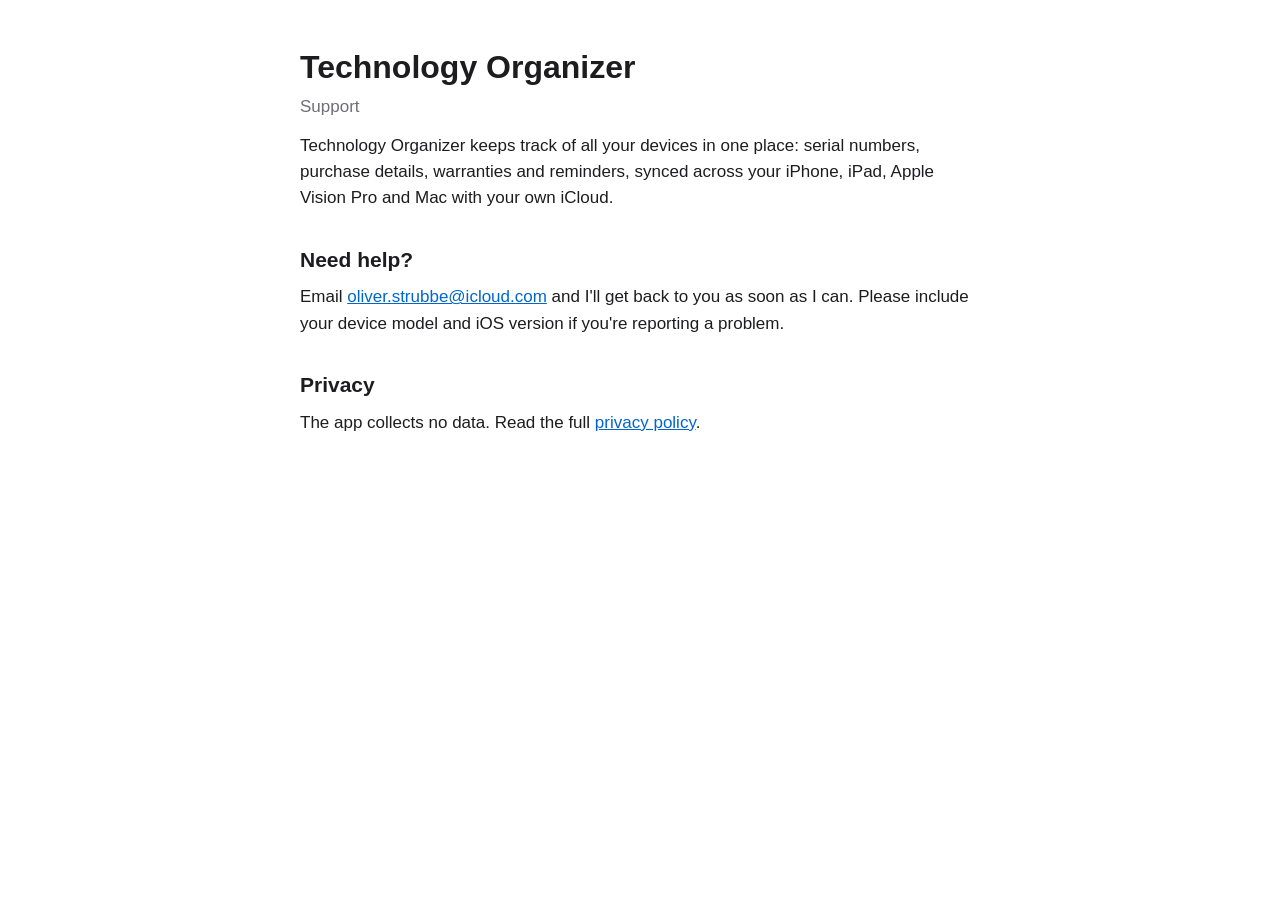
<file: index.html>
<!doctype html>
<html lang="en">
<head>
<meta charset="utf-8">
<meta name="viewport" content="width=device-width, initial-scale=1">
<title>Technology Organizer Support</title>
<link rel="stylesheet" href="style.css">
</head>
<body>
<main>
<h1>Technology Organizer</h1>
<p class="muted">Support</p>
<p>Technology Organizer keeps track of all your devices in one place: serial numbers, purchase details, warranties and reminders, synced across your iPhone, iPad, Apple Vision Pro and Mac with your own iCloud.</p>
<h2>Need help?</h2>
<p>Email <a href="mailto:oliver.strubbe@icloud.com">oliver.strubbe@icloud.com</a> and I'll get back to you as soon as I can. Please include your device model and iOS version if you're reporting a problem.</p>
<h2>Privacy</h2>
<p>The app collects no data. Read the full <a href="privacy.html">privacy policy</a>.</p>
</main>
</body>
</html>
</file>
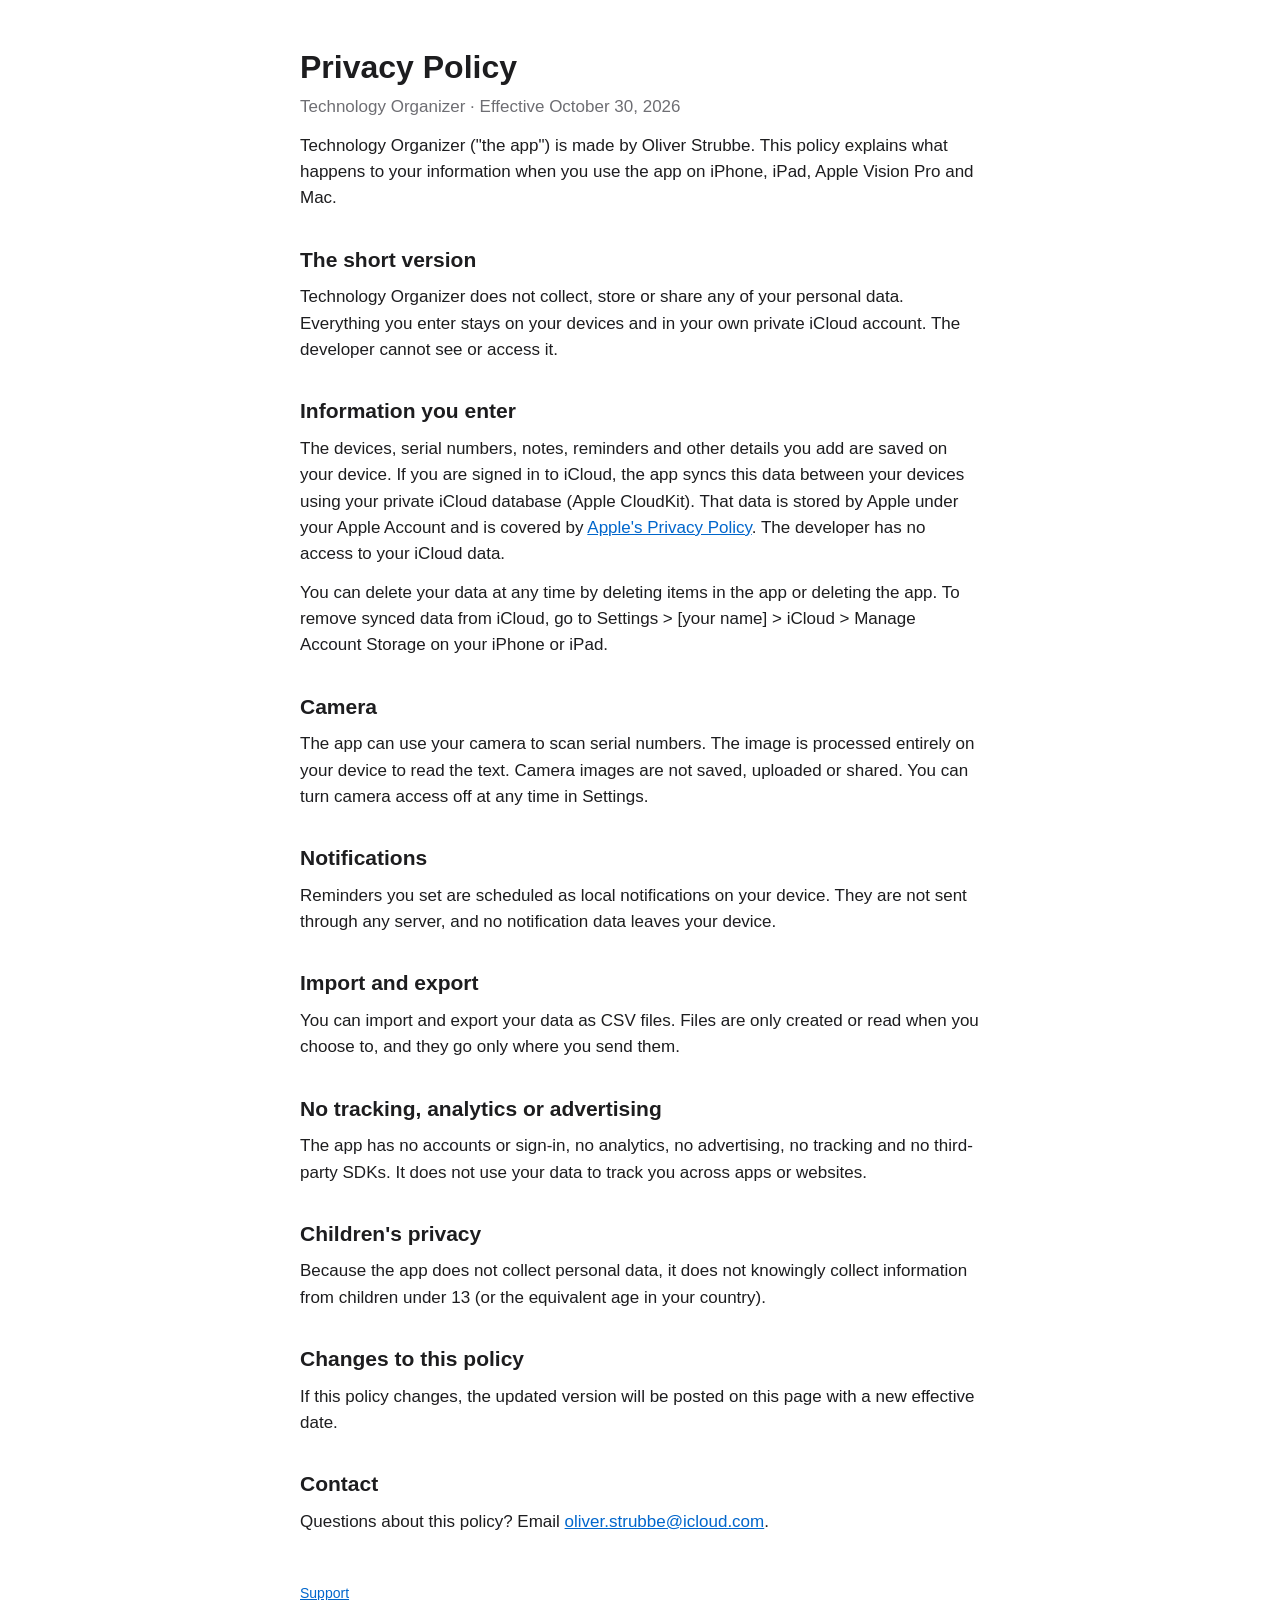
<file: privacy.html>
<!doctype html>
<html lang="en">
<head>
<meta charset="utf-8">
<meta name="viewport" content="width=device-width, initial-scale=1">
<title>Privacy Policy – Technology Organizer</title>
<link rel="stylesheet" href="style.css">
</head>
<body>
<main>
<h1>Privacy Policy</h1>
<p class="muted">Technology Organizer · Effective October 30, 2026</p>

<p>Technology Organizer ("the app") is made by Oliver Strubbe. This policy explains what happens to your information when you use the app on iPhone, iPad, Apple Vision Pro and Mac.</p>

<h2>The short version</h2>
<p>Technology Organizer does not collect, store or share any of your personal data. Everything you enter stays on your devices and in your own private iCloud account. The developer cannot see or access it.</p>

<h2>Information you enter</h2>
<p>The devices, serial numbers, notes, reminders and other details you add are saved on your device. If you are signed in to iCloud, the app syncs this data between your devices using your private iCloud database (Apple CloudKit). That data is stored by Apple under your Apple Account and is covered by <a href="https://www.apple.com/legal/privacy/">Apple's Privacy Policy</a>. The developer has no access to your iCloud data.</p>
<p>You can delete your data at any time by deleting items in the app or deleting the app. To remove synced data from iCloud, go to Settings &gt; [your name] &gt; iCloud &gt; Manage Account Storage on your iPhone or iPad.</p>

<h2>Camera</h2>
<p>The app can use your camera to scan serial numbers. The image is processed entirely on your device to read the text. Camera images are not saved, uploaded or shared. You can turn camera access off at any time in Settings.</p>

<h2>Notifications</h2>
<p>Reminders you set are scheduled as local notifications on your device. They are not sent through any server, and no notification data leaves your device.</p>

<h2>Import and export</h2>
<p>You can import and export your data as CSV files. Files are only created or read when you choose to, and they go only where you send them.</p>

<h2>No tracking, analytics or advertising</h2>
<p>The app has no accounts or sign-in, no analytics, no advertising, no tracking and no third-party SDKs. It does not use your data to track you across apps or websites.</p>

<h2>Children's privacy</h2>
<p>Because the app does not collect personal data, it does not knowingly collect information from children under 13 (or the equivalent age in your country).</p>

<h2>Changes to this policy</h2>
<p>If this policy changes, the updated version will be posted on this page with a new effective date.</p>

<h2>Contact</h2>
<p>Questions about this policy? Email <a href="mailto:oliver.strubbe@icloud.com">oliver.strubbe@icloud.com</a>.</p>

<footer><a href="index.html">Support</a></footer>
</main>
</body>
</html>
</file>
<file: style.css>
:root{--bg:#fff;--fg:#1d1d1f;--muted:#6e6e73;--link:#0066cc}
@media (prefers-color-scheme:dark){:root{--bg:#000;--fg:#f5f5f7;--muted:#a1a1a6;--link:#2997ff}}
body{margin:0;background:var(--bg);color:var(--fg);font:17px/1.55 -apple-system,BlinkMacSystemFont,"Helvetica Neue",Arial,sans-serif}
main{max-width:680px;margin:0 auto;padding:48px 16px}
h1{font-size:32px;line-height:1.2;margin:0 0 8px}
h2{font-size:21px;margin:32px 0 8px}
p,li{margin:0 0 12px}
.muted{color:var(--muted)}
a{color:var(--link)}
footer{margin-top:48px;font-size:14px;color:var(--muted)}
</file>
